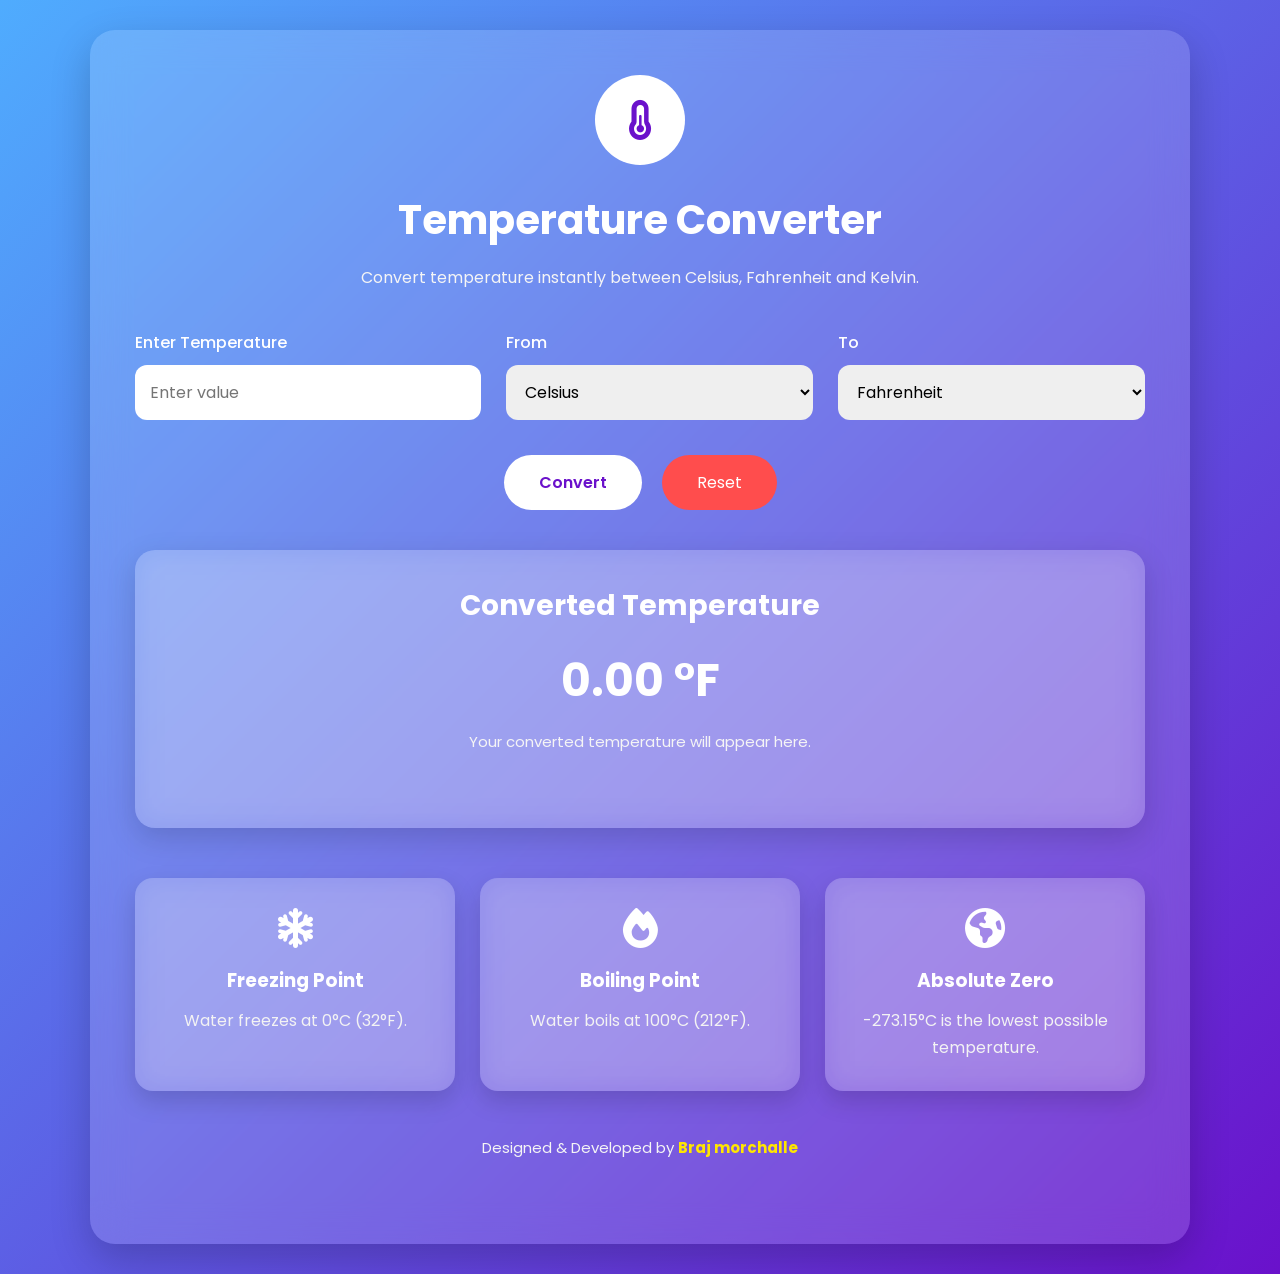
<file: WebDev-L1-TeampertureConverter/index.html>
<!DOCTYPE html>
<html lang="en">

<head>

<meta charset="UTF-8">
<meta name="viewport" content="width=device-width, initial-scale=1.0">

<title>TempSync | Temperature Converter</title>

<link rel="stylesheet" href="style.css">

<link href="https://fonts.googleapis.com/css2?family=Poppins:wght@300;400;500;600;700&display=swap" rel="stylesheet">

<link rel="stylesheet"
href="https://cdnjs.cloudflare.com/ajax/libs/font-awesome/6.6.0/css/all.min.css">

</head>

<body>

<div class="container">

<div class="converter-card">

<div class="icon">

<i class="fa-solid fa-temperature-half"></i>

</div>

<h1>Temperature Converter</h1>

<p>

Convert temperature instantly between Celsius,
Fahrenheit and Kelvin.

</p>

<form id="converter">

<div class="input-box">

<label>

Enter Temperature

</label>

<input
type="number"
id="temperature"
placeholder="Enter value">

</div>

<div class="input-box">

<label>

From

</label>

<select id="fromUnit">

<option value="celsius">
Celsius
</option>

<option value="fahrenheit">
Fahrenheit
</option>

<option value="kelvin">
Kelvin
</option>

</select>

</div>

<div class="input-box">

<label>

To

</label>

<select id="toUnit">

<option value="fahrenheit">
Fahrenheit
</option>

<option value="celsius">
Celsius
</option>

<option value="kelvin">
Kelvin
</option>

</select>

</div>

<div class="button-group">

<button
type="button"
id="convertBtn">

Convert

</button>

<button
type="reset">

Reset

</button>

</div>

</form>
<!-- ================= RESULT ================= -->

<div class="result-card">

<h2>Converted Temperature</h2>

<div id="result">

0.00 °F

</div>

<p class="result-text">

Your converted temperature will appear here.

</p>

</div>

<!-- ================= QUICK INFO ================= -->

<div class="info-section">

<div class="info-card">

<i class="fa-solid fa-snowflake"></i>

<h3>Freezing Point</h3>

<p>

Water freezes at
0°C (32°F).

</p>

</div>

<div class="info-card">

<i class="fa-solid fa-fire"></i>

<h3>Boiling Point</h3>

<p>

Water boils at
100°C (212°F).

</p>

</div>

<div class="info-card">

<i class="fa-solid fa-earth-americas"></i>

<h3>Absolute Zero</h3>

<p>

-273.15°C is the
lowest possible temperature.

</p>

</div>

</div>

<!-- ================= FOOTER ================= -->

<footer>

<p>

Designed & Developed by
<strong>Braj morchalle</strong>

</p>

</footer>

</div>

</div>

<script src="script.js"></script>

</body>
</html>
</file>
<file: WebDev-L1-TeampertureConverter/style.css>
/* =========================
   GOOGLE FONT
========================= */

@import url('https://fonts.googleapis.com/css2?family=Poppins:wght@300;400;500;600;700&display=swap');

/* =========================
   RESET
========================= */

*{
    margin:0;
    padding:0;
    box-sizing:border-box;
    font-family:'Poppins',sans-serif;
}

body{

    min-height:100vh;
    display:flex;
    justify-content:center;
    align-items:center;
    background:linear-gradient(135deg,#4facfe,#6a11cb);
    padding:30px;

}

.container{

    width:100%;
    max-width:1100px;

}

.converter-card{

    background:rgba(255,255,255,.15);
    backdrop-filter:blur(18px);
    border-radius:25px;
    padding:45px;
    box-shadow:0 15px 40px rgba(0,0,0,.2);

}

.icon{

    width:90px;
    height:90px;
    background:#fff;
    color:#6a11cb;
    display:flex;
    justify-content:center;
    align-items:center;
    border-radius:50%;
    margin:auto;
    font-size:40px;
    margin-bottom:25px;

}

.converter-card h1{

    text-align:center;
    color:#fff;
    font-size:40px;
    margin-bottom:15px;

}

.converter-card p{

    text-align:center;
    color:#f5f5f5;
    margin-bottom:40px;

}

#converter{

    display:grid;
    grid-template-columns:repeat(3,1fr);
    gap:25px;

}

.input-box{

    display:flex;
    flex-direction:column;

}

.input-box label{

    color:#fff;
    margin-bottom:10px;
    font-weight:500;

}

.input-box input,
.input-box select{

    padding:15px;
    border:none;
    border-radius:12px;
    outline:none;
    font-size:16px;

}

.input-box input:focus,
.input-box select:focus{

    box-shadow:0 0 10px rgba(255,255,255,.5);

}

/* =========================
   BUTTONS
========================= */

.button-group{

    grid-column:1/4;
    display:flex;
    justify-content:center;
    gap:20px;
    margin-top:10px;

}

.button-group button{

    padding:15px 35px;
    border:none;
    border-radius:30px;
    font-size:16px;
    cursor:pointer;
    transition:.3s;

}

#convertBtn{

    background:#ffffff;
    color:#6a11cb;
    font-weight:600;

}

#convertBtn:hover{

    transform:translateY(-4px);

}

.button-group button:last-child{

    background:#ff4d4d;
    color:white;

}

.button-group button:last-child:hover{

    background:#e60000;

}
/* =========================
   RESULT CARD
========================= */

.result-card{

    margin-top:40px;
    background:rgba(255,255,255,.18);
    backdrop-filter:blur(15px);
    border-radius:20px;
    padding:35px;
    text-align:center;
    box-shadow:0 10px 30px rgba(0,0,0,.15);

}

.result-card h2{

    color:#fff;
    margin-bottom:20px;
    font-size:28px;

}

#result{

    font-size:45px;
    font-weight:700;
    color:#fff;
    margin-bottom:15px;

}

.result-text{

    color:#f3f3f3;
    font-size:15px;

}

/* =========================
   INFO SECTION
========================= */

.info-section{

    display:grid;
    grid-template-columns:repeat(auto-fit,minmax(220px,1fr));
    gap:25px;
    margin-top:50px;

}

.info-card{

    background:rgba(255,255,255,.18);
    backdrop-filter:blur(15px);
    padding:30px;
    border-radius:18px;
    text-align:center;
    transition:.4s;
    box-shadow:0 10px 25px rgba(0,0,0,.15);

}

.info-card:hover{

    transform:translateY(-8px);

}

.info-card i{

    font-size:40px;
    color:#fff;
    margin-bottom:18px;

}

.info-card h3{

    color:#fff;
    margin-bottom:12px;

}

.info-card p{

    color:#f3f3f3;
    line-height:1.7;
    margin:0;

}

/* =========================
   FOOTER
========================= */

footer{

    margin-top:45px;
    text-align:center;

}

footer p{

    color:#ffffff;
    font-size:15px;

}

footer strong{

    color:#ffe600;

}

/* =========================
   RESPONSIVE
========================= */

@media(max-width:900px){

#converter{

    grid-template-columns:1fr;

}

.button-group{

    grid-column:auto;
    flex-direction:column;

}

.button-group button{

    width:100%;

}

}

@media(max-width:600px){

.converter-card{

    padding:25px;

}

.converter-card h1{

    font-size:30px;

}

.icon{

    width:70px;
    height:70px;
    font-size:30px;

}

#result{

    font-size:34px;

}

.info-card{

    padding:22px;

}

}
</file>
